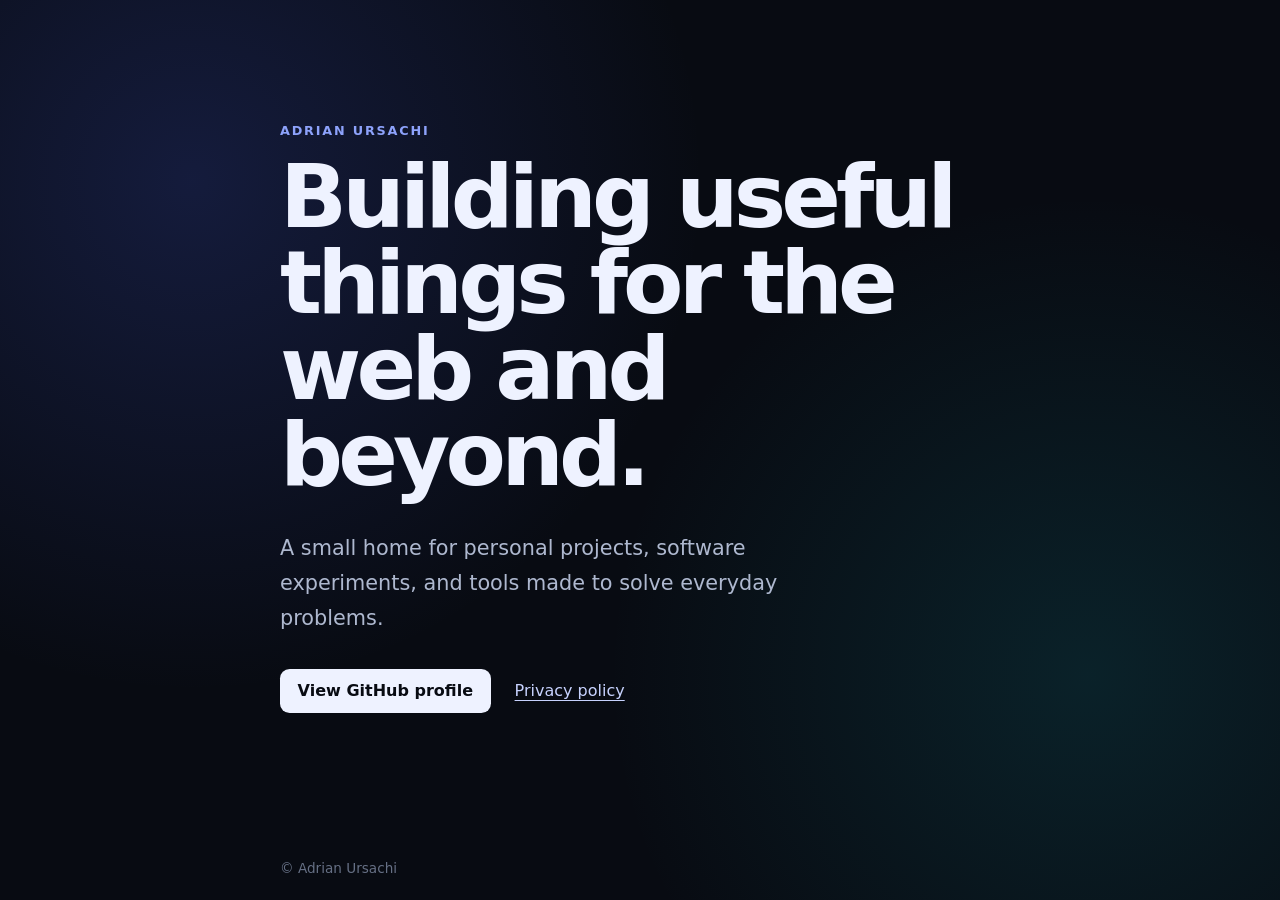
<file: index.html>
<!doctype html>
<html lang="en">
<head>
  <meta charset="utf-8">
  <meta name="viewport" content="width=device-width, initial-scale=1">
  <meta name="description" content="Personal projects and software experiments by Adrian Ursachi.">
  <title>Adrian Ursachi</title>
  <link rel="stylesheet" href="styles.css">
</head>
<body>
  <main class="card">
    <p class="eyebrow">Adrian Ursachi</p>
    <h1>Building useful things for the web and beyond.</h1>
    <p class="intro">
      A small home for personal projects, software experiments, and tools made
      to solve everyday problems.
    </p>
    <nav aria-label="External links">
      <a class="primary" href="https://github.com/adrian-ursachi">View GitHub profile</a>
      <a href="privacy.html">Privacy policy</a>
    </nav>
  </main>
  <footer>
    <span>&copy; Adrian Ursachi</span>
  </footer>
</body>
</html>
</file>
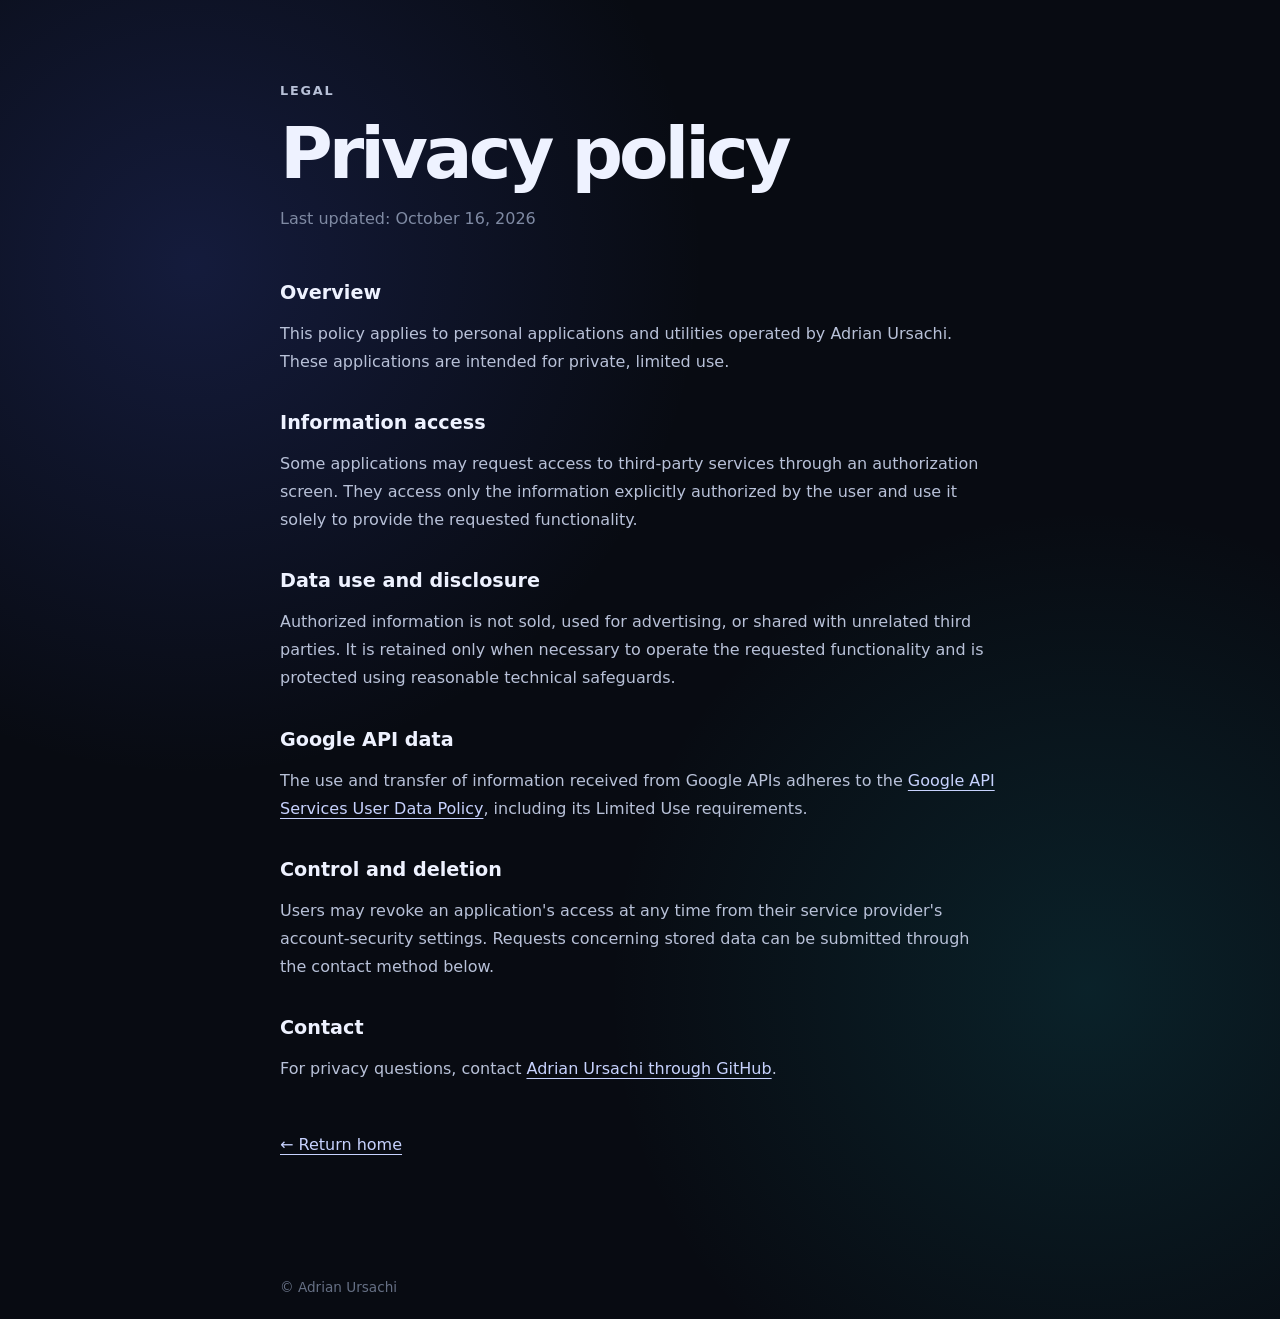
<file: privacy.html>
<!doctype html>
<html lang="en">
<head>
  <meta charset="utf-8">
  <meta name="viewport" content="width=device-width, initial-scale=1">
  <meta name="description" content="Privacy policy for Adrian Ursachi's personal applications.">
  <title>Privacy Policy — Adrian Ursachi</title>
  <link rel="stylesheet" href="styles.css">
</head>
<body>
  <main class="card policy">
    <p class="eyebrow">Legal</p>
    <h1>Privacy policy</h1>
    <p class="updated">Last updated: October 16, 2026</p>

    <h2>Overview</h2>
    <p>
      This policy applies to personal applications and utilities operated by
      Adrian Ursachi. These applications are intended for private, limited use.
    </p>

    <h2>Information access</h2>
    <p>
      Some applications may request access to third-party services through an
      authorization screen. They access only the information explicitly
      authorized by the user and use it solely to provide the requested
      functionality.
    </p>

    <h2>Data use and disclosure</h2>
    <p>
      Authorized information is not sold, used for advertising, or shared with
      unrelated third parties. It is retained only when necessary to operate the
      requested functionality and is protected using reasonable technical
      safeguards.
    </p>

    <h2>Google API data</h2>
    <p>
      The use and transfer of information received from Google APIs adheres to
      the
      <a href="https://developers.google.com/terms/api-services-user-data-policy">Google API Services User Data Policy</a>,
      including its Limited Use requirements.
    </p>

    <h2>Control and deletion</h2>
    <p>
      Users may revoke an application's access at any time from their service
      provider's account-security settings. Requests concerning stored data can
      be submitted through the contact method below.
    </p>

    <h2>Contact</h2>
    <p>
      For privacy questions, contact
      <a href="https://github.com/adrian-ursachi">Adrian Ursachi through GitHub</a>.
    </p>

    <p class="back"><a href="index.html">← Return home</a></p>
  </main>
  <footer>
    <span>&copy; Adrian Ursachi</span>
  </footer>
</body>
</html>
</file>
<file: styles.css>
:root {
  color-scheme: dark;
  font-family: Inter, ui-sans-serif, system-ui, -apple-system, BlinkMacSystemFont, "Segoe UI", sans-serif;
  color: #eef2ff;
  background: #080b12;
  font-synthesis: none;
}

* {
  box-sizing: border-box;
}

body {
  min-height: 100vh;
  margin: 0;
  display: grid;
  grid-template-rows: 1fr auto;
  background:
    radial-gradient(circle at 15% 20%, rgba(70, 93, 229, 0.2), transparent 32rem),
    radial-gradient(circle at 85% 75%, rgba(22, 163, 174, 0.15), transparent 30rem),
    #080b12;
}

.card {
  width: min(720px, calc(100% - 2rem));
  margin: auto;
  padding: clamp(2rem, 7vw, 5rem) 0;
}

.eyebrow {
  margin: 0 0 1rem;
  color: #8da2fb;
  font-size: 0.8rem;
  font-weight: 700;
  letter-spacing: 0.14em;
  text-transform: uppercase;
}

h1 {
  max-width: 680px;
  margin: 0;
  font-size: clamp(2.6rem, 8vw, 5.5rem);
  line-height: 0.98;
  letter-spacing: -0.055em;
}

.intro {
  max-width: 590px;
  margin: 2rem 0;
  color: #aeb8cf;
  font-size: clamp(1.05rem, 2vw, 1.3rem);
  line-height: 1.7;
}

nav {
  display: flex;
  flex-wrap: wrap;
  align-items: center;
  gap: 1rem 1.5rem;
}

a {
  color: #c7d2fe;
  text-underline-offset: 0.25em;
}

a:hover {
  color: #ffffff;
}

.primary {
  display: inline-block;
  padding: 0.8rem 1.1rem;
  color: #080b12;
  background: #eef2ff;
  border-radius: 0.6rem;
  font-weight: 700;
  text-decoration: none;
}

.primary:hover {
  color: #080b12;
  background: #c7d2fe;
}

.policy h1 {
  font-size: clamp(2.5rem, 7vw, 4.5rem);
}

.policy h2 {
  margin: 2.2rem 0 0.6rem;
  font-size: 1.2rem;
}

.policy p {
  color: #b8c1d8;
  line-height: 1.75;
}

.policy .updated {
  margin-bottom: 3rem;
  color: #7f8aa3;
}

.policy .back {
  margin-top: 3rem;
}

footer {
  width: min(720px, calc(100% - 2rem));
  margin: 0 auto;
  padding: 1.5rem 0;
  color: #667085;
  font-size: 0.85rem;
}

@media (max-width: 520px) {
  nav {
    align-items: flex-start;
    flex-direction: column;
  }
}
</file>
